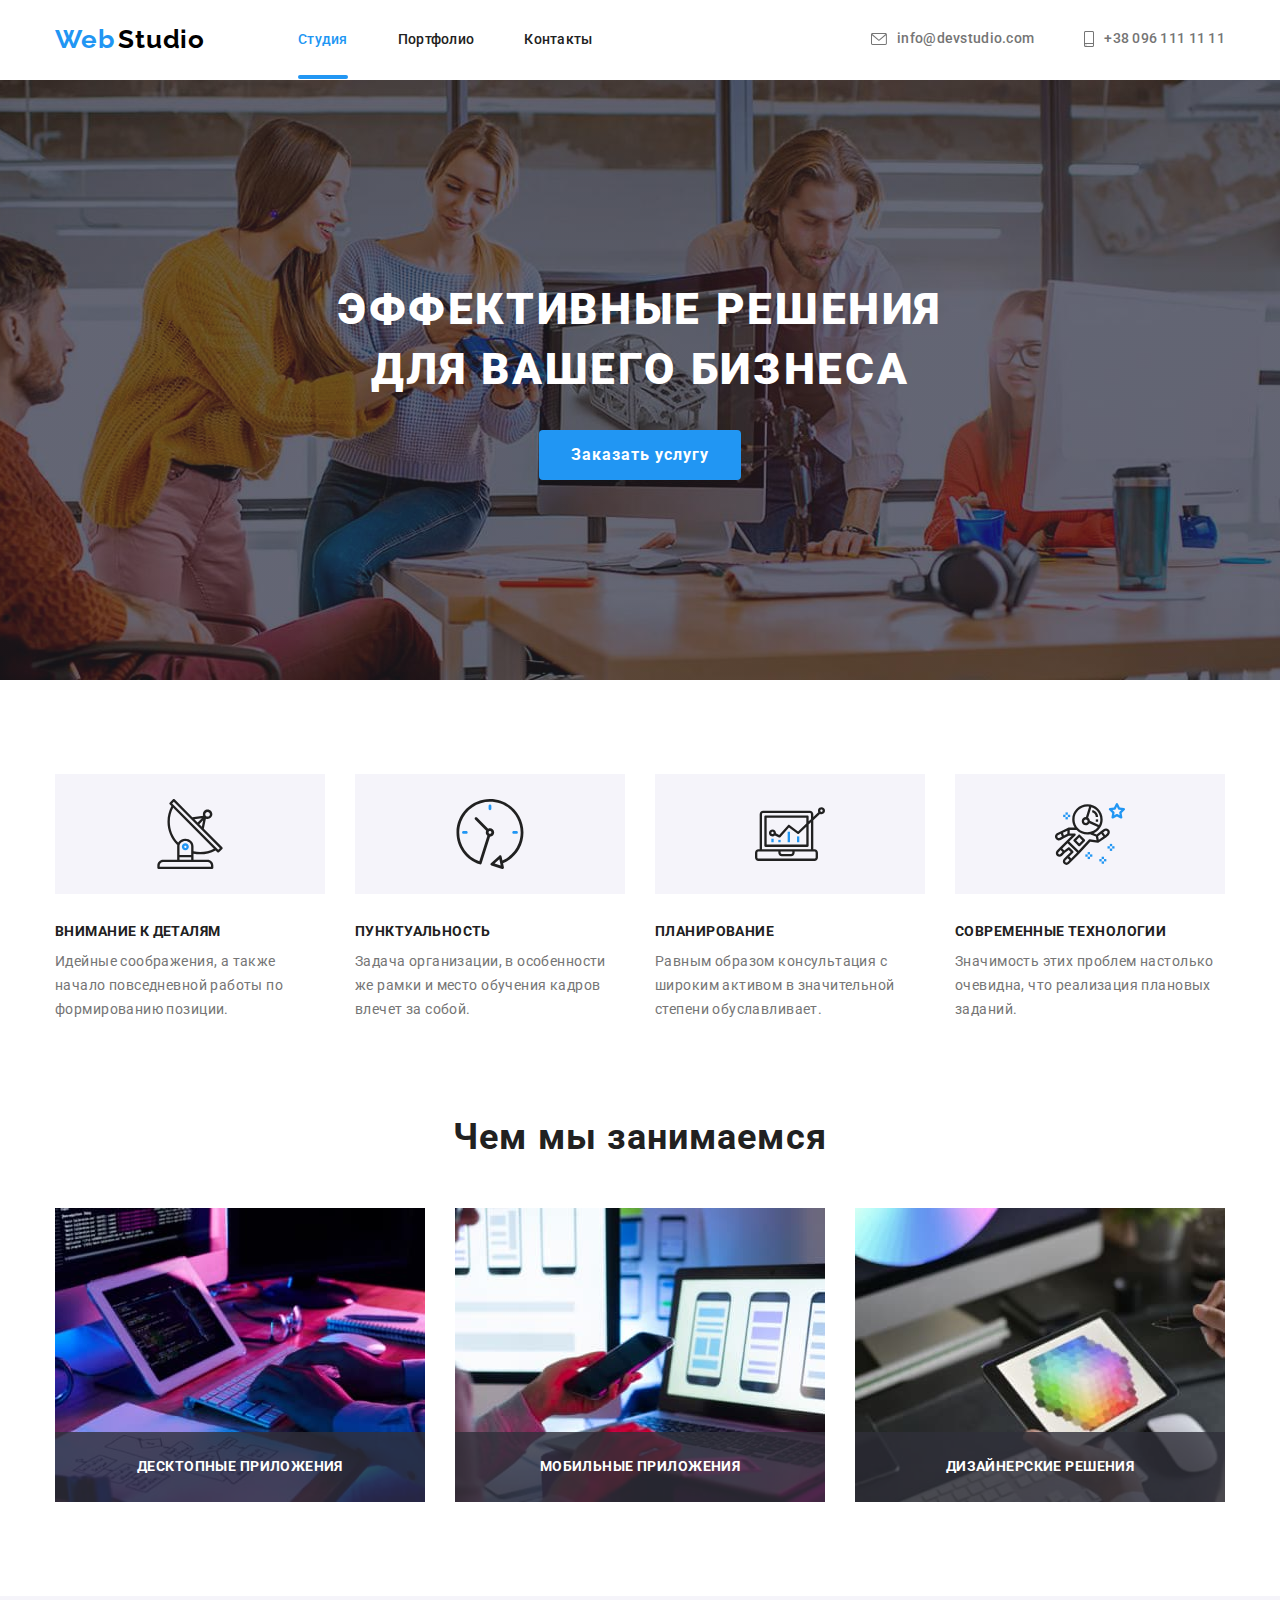
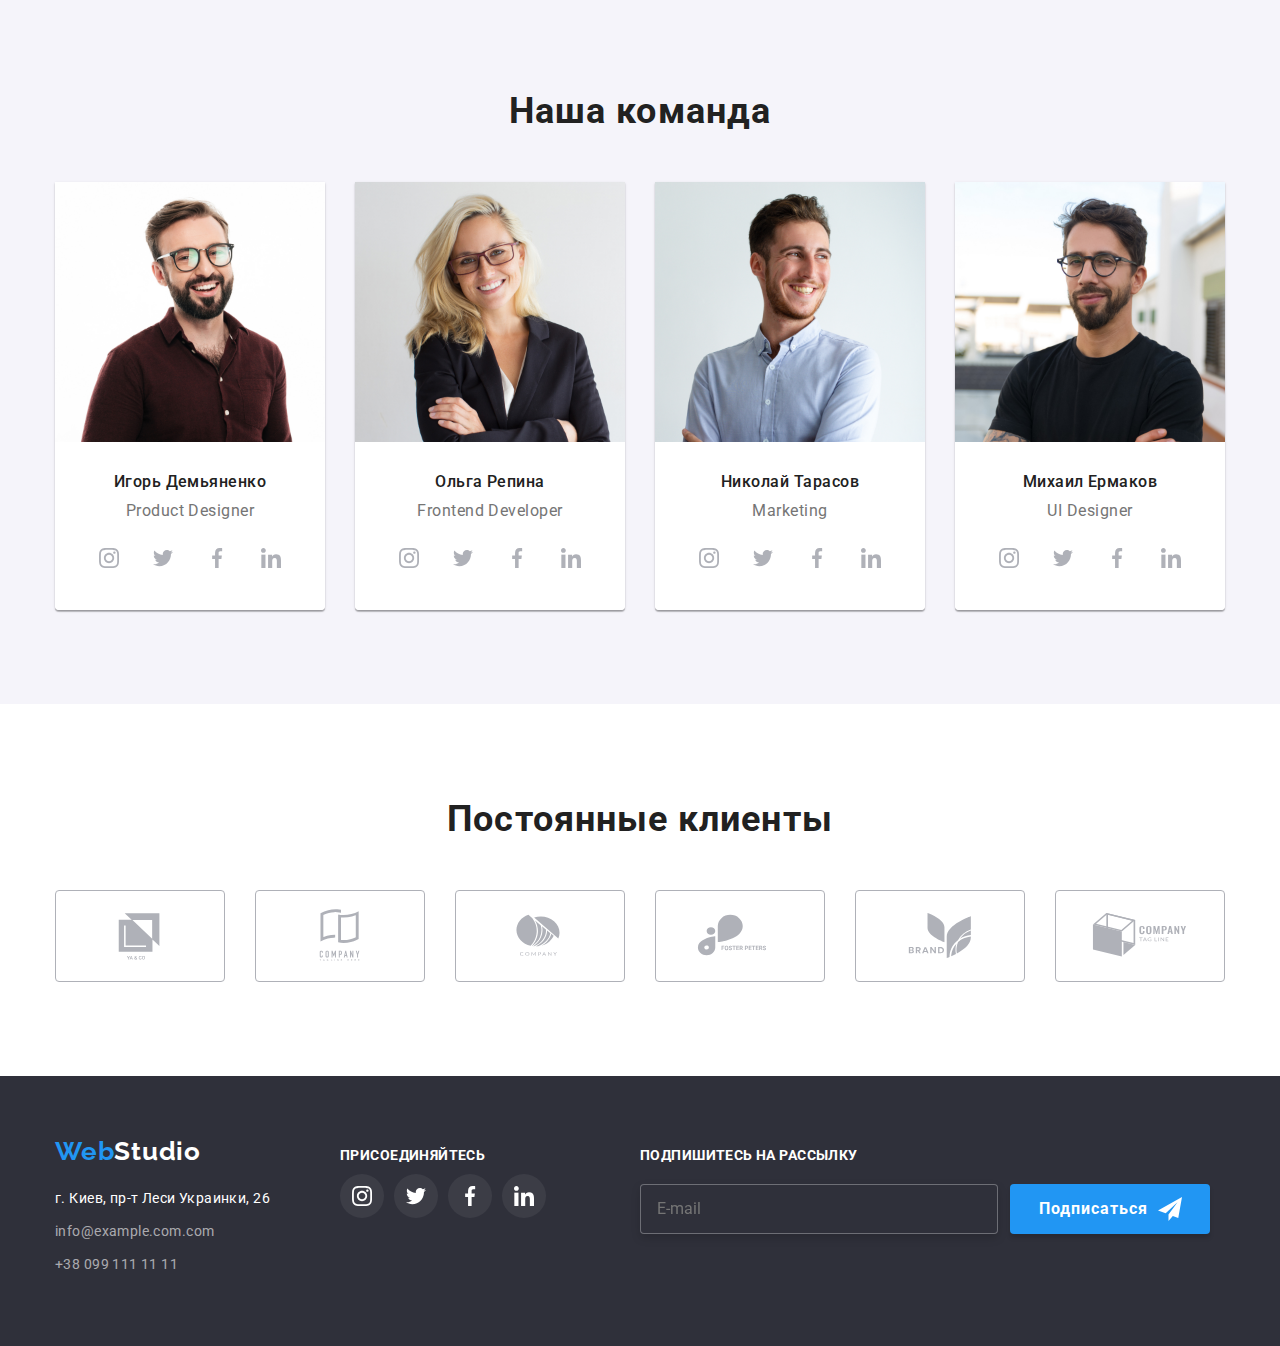
<file: index.html>
<!DOCTYPE html>
<html lang="ru">
  <head>
    <link
      rel="stylesheet"
      href="https://cdnjs.cloudflare.com/ajax/libs/modern-normalize/1.1.0/modern-normalize.css"
      integrity="sha512-Y0MM+V6ymRKN2zStTqzQ227DWhhp4Mzdo6gnlRnuaNCbc+YN/ZH0sBCLTM4M0oSy9c9VKiCvd4Jk44aCLrNS5Q=="
      crossorigin="anonymous"
      referrerpolicy="no-referrer"
    />
    <meta charset="UTF-8" />
    <meta http-equiv="X-UA-Compatible" content="IE=edge" />
    <meta name="viewport" content="width=device-width, initial-scale=1.0" />
    <link rel="preconnect" href="https://fonts.googleapis.com" />
    <link rel="preconnect" href="https://fonts.gstatic.com" crossorigin />
    <link
      href="https://fonts.googleapis.com/css2?family=Raleway:wght@700&family=Roboto:wght@400;500;700;900&display=swap"
      rel="stylesheet"
    />
    <link rel="stylesheet" href="css/styles.css" type="text/css" />
    <title>Document</title>
  </head>
  <body>
    <header class="header">
      <div class="container header-container">
        <nav class="header-nav">
          <a class="header-logo" href="./index.html">
            <span class="logo-web">Web</span>
            <span class="logo-studio">Studio</span>
          </a>
          <ul class="list menu-list">
            <li class="menu-item">
              <a class="menu-link link current" href="./index.html">Студия</a>
            </li>
            <li class="menu-item">
              <a class="menu-link link" href="./portfolio.html">Портфолио</a>
            </li>
            <li class="menu-item"><a class="menu-link link" href="">Контакты</a></li>
          </ul>
        </nav>
        <ul class="icon-contacts-list">
          <li class="header-mail item-contacts icon-contacts">
            <a class="list-contact" href="mailto:info@devstudio.com">
              <svg class="header-contact-icon" width="16px" height="12px">
                <use href="./images/icons.svg#icon-envelope"></use>
              </svg>
              info@devstudio.com</a
            >
          </li>
          <li class="header-tel icon-contacts item-contacts">
            <a class="list-contact" href="tel:+380961111111">
              <svg class="header-contact-icon" width="10px" height="16px">
                <use href="./images/icons.svg#icon-smartphone"></use>
              </svg>
              +38 096 111 11 11</a
            >
          </li>
        </ul>
      </div>
    </header>
    <main>
      <section class="hero overlay">
        <div class="container">
          <h1 class="hero-title container">ЭФФЕКТИВНЫЕ РЕШЕНИЯ ДЛЯ ВАШЕГО БИЗНЕСА</h1>
          <button class="btn btn-hero btn-hero-fill pointer" data-modal-open type="button">
            Заказать услугу
          </button>
        </div>
      </section>
      <section class="section-first">
        <div class="container">
          <ul class="list-detail list-section-first">
            <li class="text-items">
              <div class="about">
                <svg class="details">
                  <use href="./images/icons.svg#icon-antenna" width="70px" height="70px"></use>
                </svg>
              </div>
              <h3 class="list-title">Внимание к деталям</h3>
              <p class="text-list">
                Идейные соображения, а также начало повседневной работы по формированию позиции.
              </p>
            </li>
            <li class="text-items">
              <div class="about">
                <svg class="details">
                  <use href="./images/icons.svg#icon-clock" width="70px" height="70px"></use>
                </svg>
              </div>
              <h3 class="list-title">Пунктуальность</h3>
              <p class="text-list">
                Задача организации, в особенности же рамки и место обучения кадров влечет за собой.
              </p>
            </li>
            <li class="text-items">
              <div class="about">
                <svg class="details">
                  <use href="./images/icons.svg#icon-diagram" width="70px" height="70px"></use>
                </svg>
              </div>
              <h3 class="list-title">Планирование</h3>
              <p class="text-list">
                Равным образом консультация с широким активом в значительной степени обуславливает.
              </p>
            </li>
            <li class="text-items">
              <div class="about">
                <svg class="details">
                  <use href="./images/icons.svg#icon-astronaut" width="70px" height="70px"></use>
                </svg>
              </div>
              <h3 class="list-title">Современные технологии</h3>
              <p class="text-list">
                Значимость этих проблем настолько очевидна, что реализация плановых заданий.
              </p>
            </li>
          </ul>
        </div>
      </section>
      <section class="section-banners">
        <div class="container">
          <h2 class="title-second">Чем мы занимаемся</h2>
          <ul class="list-image">
            <li class="image-items">
              <div class="case">
                <img
                  src="./images/img1.jpg"
                  alt="человек набирающий код на клавиатуре"
                  width="370"
                />
                <p class="picture-text">десктопные приложения</p>
              </div>
            </li>
            <li class="image-items">
              <div class="case">
                <img src="./images/img2.jpg" alt="смартфон в руках человека" width="370" />
                <p class="picture-text">мобильные приложения</p>
              </div>
            </li>
            <li class="image-items">
              <div class="case">
                <img src="./images/img3.jpg" alt="планшет в руке человека" width="370" />
                <p class="picture-text">дизайнерские решения</p>
              </div>
            </li>
          </ul>
        </div>
      </section>
      <section class="section-team">
        <div class="container">
          <h2 class="title-team">Наша команда</h2>
          <ul class="list-team">
            <li class="image-team box-team">
              <img src="./images/team_card1.jpg" alt="Игорь Демьяненко" width="270" />
              <div class="team-caption">
                <h3 class="item-team">Игорь Демьяненко</h3>
                <p class="item-profession" lang="en">Product Designer</p>
                <ul class="team-list-icons list">
                  <li class="team-item-icons">
                    <a class="team-social-links" href="">
                      <svg class="team-content-icons">
                        <use
                          href="./images/icons.svg#icon-instagram"
                          width="20px"
                          height="20px"
                        ></use>
                      </svg>
                    </a>
                  </li>
                  <li class="team-item-icons">
                    <a class="team-social-links" href="">
                      <svg class="team-content-icons">
                        <use
                          href="./images/icons.svg#icon-twitter"
                          width="20px"
                          height="20px"
                        ></use>
                      </svg>
                    </a>
                  </li>
                  <li class="team-item-icons">
                    <a class="team-social-links" href="">
                      <svg class="team-content-icons">
                        <use
                          href="./images/icons.svg#icon-facebook"
                          width="20px"
                          height="20px"
                        ></use>
                      </svg>
                    </a>
                  </li>
                  <li class="team-item-icons">
                    <a class="team-social-links" href="">
                      <svg class="team-content-icons">
                        <use
                          href="./images/icons.svg#icon-linkedin"
                          width="20px"
                          height="20px"
                        ></use>
                      </svg>
                    </a>
                  </li>
                </ul>
              </div>
            </li>
            <li class="image-team box-team">
              <img src="./images/team_card2.jpg" alt="Ольга Репина" width="270" />
              <div class="team-caption">
                <h3 class="item-team">Ольга Репина</h3>
                <p class="item-profession" lang="en">Frontend Developer</p>
                <ul class="team-list-icons list">
                  <li class="team-item-icons">
                    <a class="team-social-links" href="">
                      <svg class="team-content-icons">
                        <use
                          href="./images/icons.svg#icon-instagram"
                          width="20px"
                          height="20px"
                        ></use>
                      </svg>
                    </a>
                  </li>
                  <li class="team-item-icons">
                    <a class="team-social-links" href="">
                      <svg class="team-content-icons">
                        <use
                          href="./images/icons.svg#icon-twitter"
                          width="20px"
                          height="20px"
                        ></use>
                      </svg>
                    </a>
                  </li>
                  <li class="team-item-icons">
                    <a class="team-social-links" href="">
                      <svg class="team-content-icons">
                        <use
                          href="./images/icons.svg#icon-facebook"
                          width="20px"
                          height="20px"
                        ></use>
                      </svg>
                    </a>
                  </li>
                  <li class="team-item-icons">
                    <a class="team-social-links" href="">
                      <svg class="team-content-icons">
                        <use
                          href="./images/icons.svg#icon-linkedin"
                          width="20px"
                          height="20px"
                        ></use>
                      </svg>
                    </a>
                  </li>
                </ul>
              </div>
            </li>
            <li class="image-team box-team">
              <img src="./images/team_card3.jpg" alt="Николай Тарасов" width="270" />
              <div class="team-caption">
                <h3 class="item-team">Николай Тарасов</h3>
                <p class="item-profession" lang="en">Marketing</p>
                <ul class="team-list-icons list">
                  <li class="team-item-icons">
                    <a class="team-social-links" href="">
                      <svg class="team-content-icons">
                        <use
                          href="./images/icons.svg#icon-instagram"
                          width="20px"
                          height="20px"
                        ></use>
                      </svg>
                    </a>
                  </li>
                  <li class="team-item-icons">
                    <a class="team-social-links" href="">
                      <svg class="team-content-icons">
                        <use
                          href="./images/icons.svg#icon-twitter"
                          width="20px"
                          height="20px"
                        ></use>
                      </svg>
                    </a>
                  </li>
                  <li class="team-item-icons">
                    <a class="team-social-links" href="">
                      <svg class="team-content-icons">
                        <use
                          href="./images/icons.svg#icon-facebook"
                          width="20px"
                          height="20px"
                        ></use>
                      </svg>
                    </a>
                  </li>
                  <li class="team-item-icons">
                    <a class="team-social-links" href="">
                      <svg class="team-content-icons">
                        <use
                          href="./images/icons.svg#icon-linkedin"
                          width="20px"
                          height="20px"
                        ></use>
                      </svg>
                    </a>
                  </li>
                </ul>
              </div>
            </li>
            <li class="image-team box-team">
              <img src="./images/team_card4.jpg" alt="Михаил Ермаков" width="270" />
              <div class="team-caption">
                <h3 class="item-team">Михаил Ермаков</h3>
                <p class="item-profession" lang="en">UI Designer</p>
                <ul class="team-list-icons">
                  <li class="team-item-icons">
                    <a class="team-social-links" href="">
                      <svg class="team-content-icons">
                        <use
                          href="./images/icons.svg#icon-instagram"
                          width="20px"
                          height="20px"
                        ></use>
                      </svg>
                    </a>
                  </li>
                  <li class="team-item-icons">
                    <a class="team-social-links" href="">
                      <svg class="team-content-icons">
                        <use
                          href="./images/icons.svg#icon-twitter"
                          width="20px"
                          height="20px"
                        ></use>
                      </svg>
                    </a>
                  </li>
                  <li class="team-item-icons">
                    <a class="team-social-links" href="">
                      <svg class="team-content-icons">
                        <use
                          href="./images/icons.svg#icon-facebook"
                          width="20px"
                          height="20px"
                        ></use>
                      </svg>
                    </a>
                  </li>
                  <li class="team-item-icons">
                    <a class="team-social-links" href="">
                      <svg class="team-content-icons">
                        <use
                          href="./images/icons.svg#icon-linkedin"
                          width="20px"
                          height="20px"
                        ></use>
                      </svg>
                    </a>
                  </li>
                </ul>
              </div>
            </li>
          </ul>
        </div>
      </section>
      <section class="customer">
        <div class="container">
          <h2 class="customer-title">Постоянные клиенты</h2>
          <ul class="list-customer">
            <li class="customer-item">
              <a href="" class="customer-link"
                ><svg class="customer-icon" width="106" height="60">
                  <use href="./images/icons.svg#icon-Logo1"></use>
                </svg>
              </a>
            </li>
            <li class="customer-item">
              <a href="" class="customer-link"
                ><svg class="customer-icon" width="106" height="60">
                  <use href="./images/icons.svg#icon-Logo2"></use>
                </svg>
              </a>
            </li>
            <li class="customer-item">
              <a href="" class="customer-link"
                ><svg class="customer-icon" width="106" height="60">
                  <use href="./images/icons.svg#icon-Logo3"></use>
                </svg>
              </a>
            </li>
            <li class="customer-item">
              <a href="" class="customer-link"
                ><svg class="customer-icon" width="106" height="60">
                  <use href="./images/icons.svg#icon-Logo4"></use>
                </svg>
              </a>
            </li>
            <li class="customer-item">
              <a href="" class="customer-link"
                ><svg class="customer-icon" width="106" height="60">
                  <use href="./images/icons.svg#icon-Logo5"></use>
                </svg>
              </a>
            </li>
            <li class="customer-item">
              <a href="" class="customer-link"
                ><svg class="customer-icon" width="106" height="60">
                  <use href="./images/icons.svg#icon-Logo6"></use>
                </svg>
              </a>
            </li>
          </ul>
        </div>
      </section>
    </main>
    <footer class="footer">
      <div class="container">
        <div class="footer-section">
          <div>
            <a class="footer-logo" href="./index.html">
              <span class="logo-web">Web</span
              ><span class="logo-studio footer-studio-logo">Studio</span>
            </a>
            <address>
              <ul class="footer-list">
                <li>
                  <a
                    class="footer-contact footer-address"
                    href="https://goo.gl/maps/evHjrFbzRMiy1bUM7"
                    target="_blank"
                    rel="noopener noreferrer"
                    >г. Киев, пр-т Леси Украинки, 26</a
                  ><br />
                  <a class="footer-contact footer-mail" href="mailto:info@example.com.com"
                    >info@example.com.com</a
                  ><br />
                  <a class="footer-contact footer-tel" href="tel:+380961111111"
                    >+38 099 111 11 11</a
                  >
                </li>
              </ul>
            </address>
          </div>
          <div>
            <h3 class="title-footer title-join">присоединяйтесь</h3>
            <ul class="footer-list-icons list">
              <li class="footer-item-icons">
                <a class="footer-social-links" href="">
                  <svg class="footer-content-icons">
                    <use href="./images/icons.svg#icon-instagram" width="20px" height="20px"></use>
                  </svg>
                </a>
              </li>
              <li class="footer-item-icons">
                <a class="footer-social-links" href="">
                  <svg class="footer-content-icons">
                    <use href="./images/icons.svg#icon-twitter" width="20px" height="20px"></use>
                  </svg>
                </a>
              </li>
              <li class="footer-item-icons">
                <a class="footer-social-links" href="">
                  <svg class="footer-content-icons">
                    <use href="./images/icons.svg#icon-facebook" width="20px" height="20px"></use>
                  </svg>
                </a>
              </li>
              <li class="footer-item-icons">
                <a class="footer-social-links" href="">
                  <svg class="footer-content-icons">
                    <use href="./images/icons.svg#icon-linkedin" width="20px" height="20px"></use>
                  </svg>
                </a>
              </li>
            </ul>
          </div>
          <div class="subscription-box">
            <h3 class="text-subscription">подпишитесь на рассылку</h3>
            <form class="subscription">
              <label class="footer-form-label">
                <input
                  type="email"
                  name="footer-mail"
                  placeholder="E-mail"
                  class="contact-form-input"
                />
              </label>
              <button class="footer-button" type="submit">
                Подписаться
                <svg class="footer-form-icon">
                  <use href="./images/icons.svg#icon-send"></use>
                </svg>
              </button>
            </form>
          </div>
        </div>
      </div>
    </footer>
    <button data-modal-open class="visually-hidden">Открыть модальное окно</button>
    <div class="backdrop is-hidden" data-modal>
      <div class="modal">
        <button type="button" class="modal-btn" data-modal-close>
          <svg class="icon-close-modal" width="18px" height="18px">
            <use href="./images/icons.svg#icon-close"></use>
          </svg>
        </button>

        <form class="callback-form-list" name="callback" autocomplete="on">
          <h3 class="title-text-form">Оставьте свои данные, мы вам перезвоним</h3>
          <label class="callback-form"
            >Имя
            <span class="form-input-box">
              <input type="text" name="name" class="input-contact-form" autofocus />
              <svg class="icon-form-item" width="18px" height="18px">
                <use href="./images/icons.svg#icon-modal-name"></use>
              </svg>
            </span>
          </label>

          <label class="callback-form"
            >Телефон
            <span class="form-input-box">
              <input type="tel" name="tel" class="input-contact-form" />
              <svg class="icon-form-item" width="18px" height="18px">
                <use href="./images/icons.svg#icon-modal-tel"></use>
              </svg>
            </span>
          </label>
          <label class="callback-form"
            >Почта
            <span class="form-input-box">
              <input type="email" name="email" class="input-contact-form" />
              <svg class="icon-form-item" width="18px" height="18px">
                <use href="./images/icons.svg#icon-modal-mail"></use>
              </svg>
            </span>
          </label>
          <label class="callback-form"
            >Комментарий
            <textarea class="comments-form" name="comments" placeholder="Введите текст"></textarea>
          </label>
          <input class="modal-form-checkbox" type="checkbox" id="accept-policy" />
          <label class="modal-check-label" for="accept-policy"
            >Соглашаюсь с рассылкой и принимаю&nbsp;<a class="modal-check-link" href="#"
              >Условия договора</a
            ></label
          >
          <button class="btn-submit" type="submit">Отправить</button>
        </form>
      </div>
    </div>
    <script src="./js/modal.js"></script>
  </body>
</html>
</file>
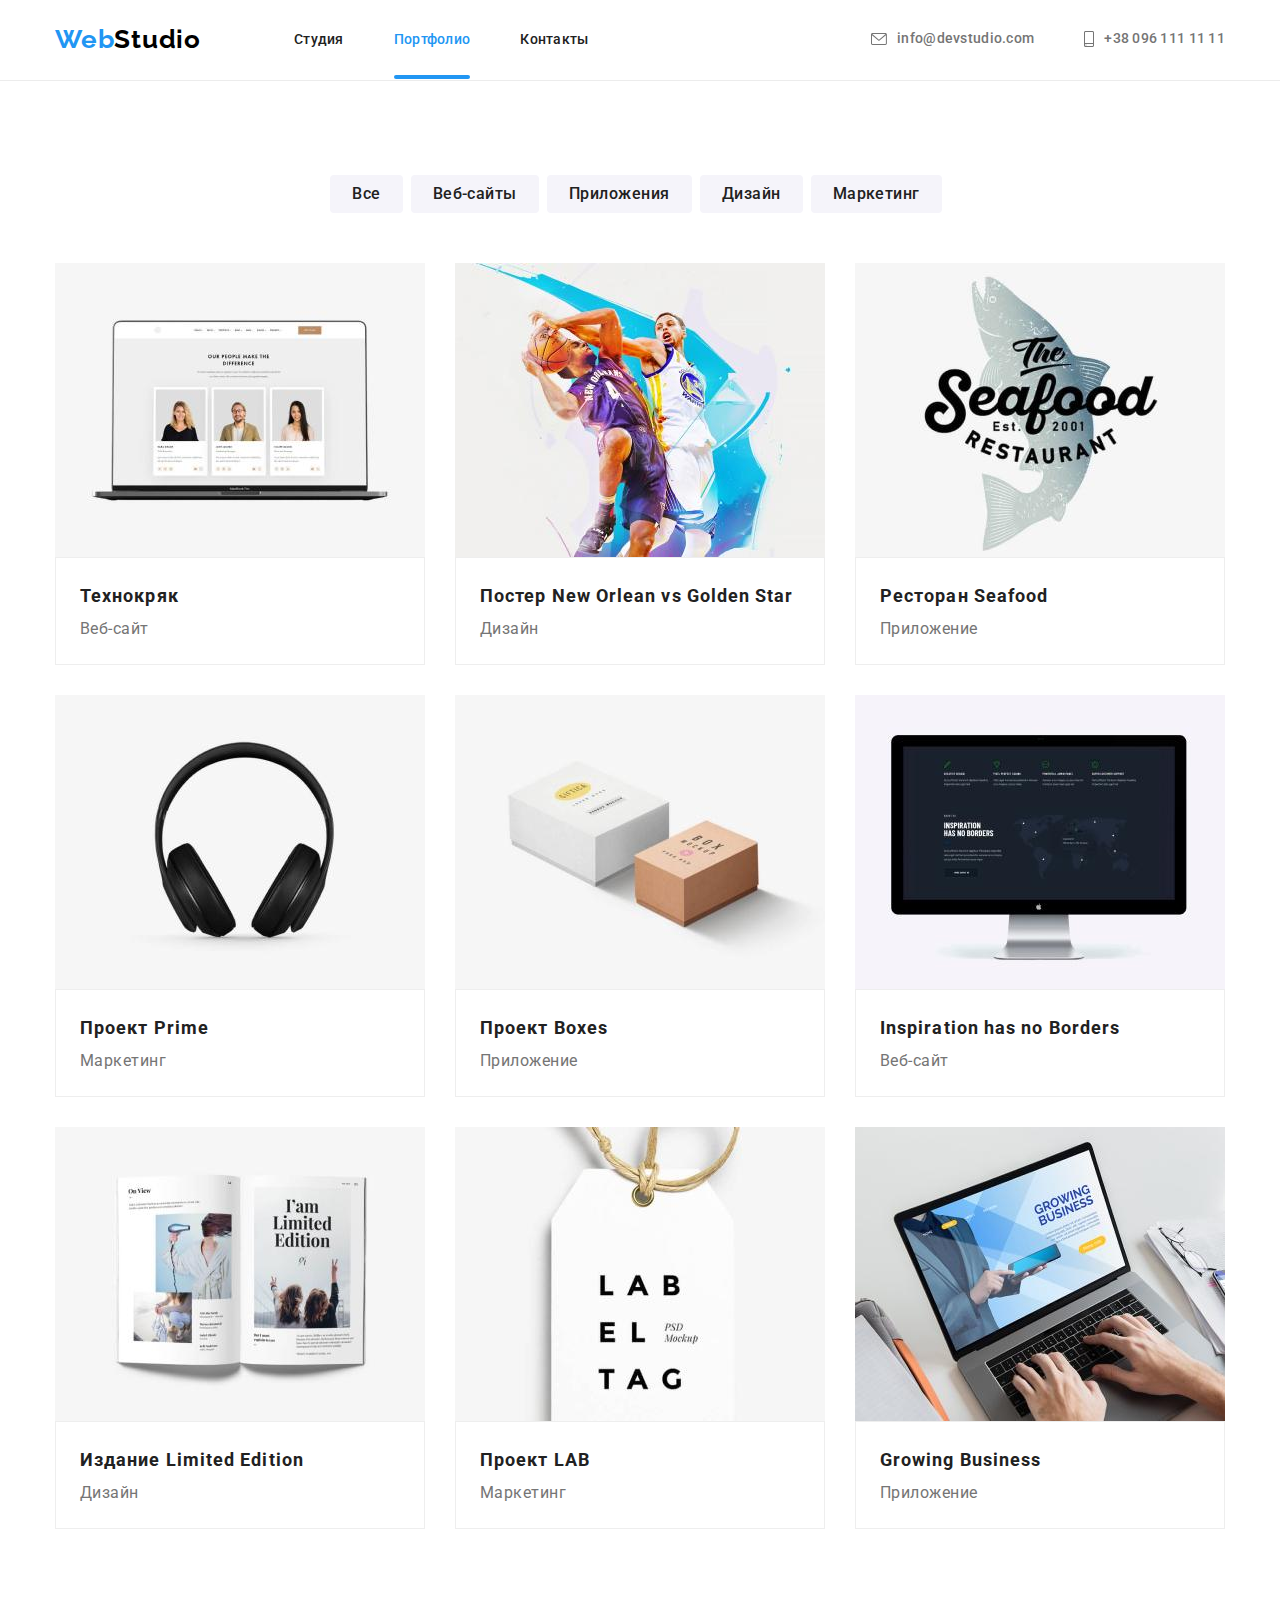
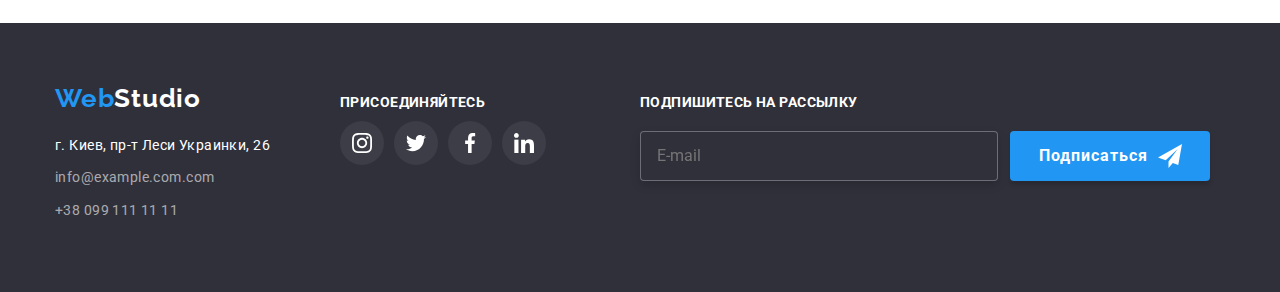
<file: portfolio.html>
<!DOCTYPE html>
<html lang="ru">
  <head>
    <link
      rel="stylesheet"
      href="https://cdnjs.cloudflare.com/ajax/libs/modern-normalize/1.1.0/modern-normalize.css"
      integrity="sha512-Y0MM+V6ymRKN2zStTqzQ227DWhhp4Mzdo6gnlRnuaNCbc+YN/ZH0sBCLTM4M0oSy9c9VKiCvd4Jk44aCLrNS5Q=="
      crossorigin="anonymous"
      referrerpolicy="no-referrer"
    />
    <meta charset="UTF-8" />
    <meta http-equiv="X-UA-Compatible" content="IE=edge" />
    <meta name="viewport" content="width=device-width, initial-scale=1.0" />
    <link rel="preconnect" href="https://fonts.googleapis.com" />
    <link rel="preconnect" href="https://fonts.gstatic.com" crossorigin />
    <link
      href="https://fonts.googleapis.com/css2?family=Raleway:wght@700&family=Roboto:wght@400;500;700;900&display=swap"
      rel="stylesheet"
    />
    <link rel="stylesheet" href="css/styles.css" type="text/css" />
    <title>Portfolio</title>
  </head>
  <body>
    <header class="header header-portfolio">
      <div class="container header-container">
        <nav class="header-nav">
          <a class="header-logo" href="./index.html">
            <span class="logo-web">Web</span><span class="logo-studio">Studio</span>
          </a>
          <ul class="list menu-list">
            <li class="menu-item">
              <a class="menu-link link" href="./index.html">Студия</a>
            </li>
            <li class="menu-item">
              <a class="menu-link link current" href="./portfolio.html">Портфолио</a>
            </li>
            <li class="menu-item"><a class="menu-link link" href="">Контакты</a></li>
          </ul>
        </nav>
        <ul class="icon-contacts-list">
          <li class="header-mail item-contacts icon-contacts">
            <a class="list-contact" href="mailto:info@devstudio.com">
              <svg class="header-contact-icon" width="16px" height="12px">
                <use href="./images/icons.svg#icon-envelope"></use>
              </svg>
              info@devstudio.com</a
            >
          </li>
          <li class="header-tel icon-contacts item-contacts">
            <a class="list-contact" href="tel:+380961111111">
              <svg class="header-contact-icon" width="10px" height="16px">
                <use href="./images/icons.svg#icon-smartphone"></use>
              </svg>
              +38 096 111 11 11</a
            >
          </li>
        </ul>
      </div>
    </header>
    <main>
      <section class="gallery-block">
        <div class="container">
          <ul class="menu-btn">
            <li class="pointer button-filter-btn">
              <button class="btn-gallery btn-list button-filter" type="button">Все</button>
            </li>
            <li class="pointer button-filter-btn">
              <button class="btn-gallery btn-list button-filter" type="button">Веб-сайты</button>
            </li>
            <li class="pointer button-filter-btn">
              <button class="btn-gallery btn-list button-filter" type="button">Приложения</button>
            </li>
            <li class="pointer button-filter-btn">
              <button class="btn-gallery btn-list button-filter" type="button">Дизайн</button>
            </li>
            <li class="pointer button-filter-btn">
              <button class="btn-gallery btn-list button-filter" type="button">Маркетинг</button>
            </li>
          </ul>
          <ul class="list-items">
            <li class="item-gallery case-image">
              <div class="content-text-case">
                <img src="./images/project1.jpg" alt="Технокряк" width="370" />
                <p class="content-text">
                  Lorem ipsum dolor sit amet consectetur adipisicing elit. Est expedita qui nam
                  veritatis at nisi praesentium. Temporibus exercitationem dolor, obcaecati
                  reiciendis voluptate sunt velit eligendi quo harum! Adipisci, maxime similique!
                </p>
              </div>
              <div class="descript">
                <h3 class="title-name">Технокряк</h3>
                <p class="item-text">Веб-сайт</p>
              </div>
            </li>
            <li class="item-gallery case-image">
              <div class="content-text-case">
                <img src="./images/project2.jpg" alt="New Orlean vs Golden Star" width="370" />
                <p class="content-text">
                  Lorem ipsum dolor sit amet consectetur adipisicing elit. Est expedita qui nam
                  veritatis at nisi praesentium. Temporibus exercitationem dolor, obcaecati
                  reiciendis voluptate sunt velit eligendi quo harum! Adipisci, maxime similique!
                </p>
              </div>
              <div class="descript">
                <h3 class="title-name">Постер New Orlean vs Golden Star</h3>
                <p class="item-text">Дизайн</p>
              </div>
            </li>
            <li class="item-gallery case-image">
              <div class="content-text-case">
                <img src="./images/project3.jpg" alt="Ресторан Seafood" width="370" />
                <p class="content-text">
                  Lorem ipsum dolor sit amet consectetur adipisicing elit. Est expedita qui nam
                  veritatis at nisi praesentium. Temporibus exercitationem dolor, obcaecati
                  reiciendis voluptate sunt velit eligendi quo harum! Adipisci, maxime similique!
                </p>
              </div>
              <div class="descript">
                <h3 class="title-name">Ресторан Seafood</h3>
                <p class="item-text">Приложение</p>
              </div>
            </li>
            <li class="item-gallery case-image">
              <div class="content-text-case">
                <img src="./images/project4.jpg" alt="Проект Prime" width="370" />
                <p class="content-text">
                  Lorem ipsum dolor sit amet consectetur adipisicing elit. Est expedita qui nam
                  veritatis at nisi praesentium. Temporibus exercitationem dolor, obcaecati
                  reiciendis voluptate sunt velit eligendi quo harum! Adipisci, maxime similique!
                </p>
              </div>
              <div class="descript">
                <h3 class="title-name">Проект Prime</h3>
                <p class="item-text">Маркетинг</p>
              </div>
            </li>
            <li class="item-gallery case-image">
              <div class="content-text-case">
                <img src="./images/project5.jpg" alt="Проект Boxes" width="370" />
                <p class="content-text">
                  Lorem ipsum dolor sit amet consectetur adipisicing elit. Est expedita qui nam
                  veritatis at nisi praesentium. Temporibus exercitationem dolor, obcaecati
                  reiciendis voluptate sunt velit eligendi quo harum! Adipisci, maxime similique!
                </p>
              </div>
              <div class="descript">
                <h3 class="title-name">Проект Boxes</h3>
                <p class="item-text">Приложение</p>
              </div>
            </li>
            <li class="item-gallery case-image">
              <div class="content-text-case">
                <img src="./images/project6.jpg" alt="Inspiration has no Borders" width="370" />
                <p class="content-text">
                  Lorem ipsum dolor sit amet consectetur adipisicing elit. Est expedita qui nam
                  veritatis at nisi praesentium. Temporibus exercitationem dolor, obcaecati
                  reiciendis voluptate sunt velit eligendi quo harum! Adipisci, maxime similique!
                </p>
              </div>
              <div class="descript">
                <h3 class="title-name">Inspiration has no Borders</h3>
                <p class="item-text">Веб-сайт</p>
              </div>
            </li>
            <li class="item-gallery case-image">
              <div class="content-text-case">
                <img src="./images/project7.jpg" alt="Издание Limited Edition" width="370" />
                <p class="content-text">
                  Lorem ipsum dolor sit amet consectetur adipisicing elit. Est expedita qui nam
                  veritatis at nisi praesentium. Temporibus exercitationem dolor, obcaecati
                  reiciendis voluptate sunt velit eligendi quo harum! Adipisci, maxime similique!
                </p>
              </div>
              <div class="descript">
                <h3 class="title-name">Издание Limited Edition</h3>
                <p class="item-text">Дизайн</p>
              </div>
            </li>
            <li class="item-gallery case-image">
              <div class="content-text-case">
                <img src="./images/project8.jpg" alt="Проект LAB" width="370" />
                <p class="content-text">
                  Lorem ipsum dolor sit amet consectetur adipisicing elit. Est expedita qui nam
                  veritatis at nisi praesentium. Temporibus exercitationem dolor, obcaecati
                  reiciendis voluptate sunt velit eligendi quo harum! Adipisci, maxime similique!
                </p>
              </div>
              <div class="descript">
                <h3 class="title-name">Проект LAB</h3>
                <p class="item-text">Маркетинг</p>
              </div>
            </li>
            <li class="item-gallery case-image">
              <div class="content-text-case">
                <img src="./images/project9.jpg" alt="Growing Business" width="370" />
                <p class="content-text">
                  Lorem ipsum dolor sit amet consectetur adipisicing elit. Est expedita qui nam
                  veritatis at nisi praesentium. Temporibus exercitationem dolor, obcaecati
                  reiciendis voluptate sunt velit eligendi quo harum! Adipisci, maxime similique!
                </p>
              </div>
              <div class="descript">
                <h3 class="title-name">Growing Business</h3>
                <p class="item-text">Приложение</p>
              </div>
            </li>
          </ul>
        </div>
      </section>
    </main>
    <footer class="footer">
      <div class="container">
        <div class="footer-section">
          <div>
            <a class="footer-logo" href="./index.html">
              <span class="logo-web">Web</span
              ><span class="logo-studio footer-studio-logo">Studio</span>
            </a>
            <address>
              <ul class="footer-list">
                <li>
                  <a
                    class="footer-contact footer-address"
                    href="https://goo.gl/maps/evHjrFbzRMiy1bUM7"
                    target="_blank"
                    rel="noopener noreferrer"
                    >г. Киев, пр-т Леси Украинки, 26</a
                  ><br />
                  <a class="footer-contact footer-mail" href="mailto:info@example.com.com"
                    >info@example.com.com</a
                  ><br />
                  <a class="footer-contact footer-tel" href="tel:+380961111111"
                    >+38 099 111 11 11</a
                  >
                </li>
              </ul>
            </address>
          </div>
          <div>
            <h3 class="title-footer title-join">присоединяйтесь</h3>
            <ul class="footer-list-icons list">
              <li class="footer-item-icons">
                <a class="footer-social-links" href="">
                  <svg class="footer-content-icons">
                    <use href="./images/icons.svg#icon-instagram" width="20px" height="20px"></use>
                  </svg>
                </a>
              </li>
              <li class="footer-item-icons">
                <a class="footer-social-links" href="">
                  <svg class="footer-content-icons">
                    <use href="./images/icons.svg#icon-twitter" width="20px" height="20px"></use>
                  </svg>
                </a>
              </li>
              <li class="footer-item-icons">
                <a class="footer-social-links" href="">
                  <svg class="footer-content-icons">
                    <use href="./images/icons.svg#icon-facebook" width="20px" height="20px"></use>
                  </svg>
                </a>
              </li>
              <li class="footer-item-icons">
                <a class="footer-social-links" href="">
                  <svg class="footer-content-icons">
                    <use href="./images/icons.svg#icon-linkedin" width="20px" height="20px"></use>
                  </svg>
                </a>
              </li>
            </ul>
          </div>
          <div class="subscription-box">
            <h3 class="text-subscription">подпишитесь на рассылку</h3>
            <form class="subscription">
              <label class="footer-form-label">
                <input
                  type="email"
                  name="footer-mail"
                  placeholder="E-mail"
                  class="contact-form-input"
                />
              </label>
              <button class="footer-button" type="submit">
                Подписаться
                <svg class="footer-form-icon">
                  <use href="./images/icons.svg#icon-send"></use>
                </svg>
              </button>
            </form>
          </div>
        </div>
      </div>
    </footer>
  </body>
</html>
</file>
<file: css/styles.css>
:root {
    --accent-color: #2196F3;
    --header-basic-color: #212121;
    --header-contact-color: #757575;
    --basic-text-color: #757575;
    --basic-title-color: #FFFFFF;
    --secondary-title-color: #212121;
    --footer-contact-color: rgba(255, 255, 255, 0.6);
    --button-text-color: #212121;
    --button-text-hero-color: #FFFFFF;
    --button-hero-background: #2196F3;
    --section-first-background: #E5E5E5;
    --footer-background: #2F303A;
    --footer-address: #FFFFFF;
    --button-accent-text: #FFFFFF;
    --buttont-accent-fill: #2196F3;
    --list-title-item: #212121;
    --list-text-item: #757575;

}

/* ------------------------------------- */


p, h1, h2, h3, h4, h5, h6 {
    margin: 0;
}
ul {
   margin: 0;
   padding: 0;
}

button {
    cursor: pointer;
}

body {
    font-family: 'Roboto', sans-serif;
    color:var(--basic-text-color)
} 

.container {
    width: 1200px;
    padding-left: 15px;
    padding-right: 15px;
    margin: 0 auto;
}

.visually-hidden {
    position: absolute;
    white-space: nowrap;
    width: 1px;
    height: 1px;
    overflow: hidden;
    border: 0;
    padding: 0;
    clip: rect(0 0 0 0);
    clip-path: inset(50%);
    margin: -1px;
}

* {
    box-sizing: border-box;
}

/* ----------------- Шапка -------------- */

.header {
    color: var(--header-basic-color);
    background: #FFFFFF;
    padding-top: 24px;
    padding-bottom: 25px;
}

.header-container{
    display: flex;
    align-items: center;
}

.header-nav {
    display: flex;
    align-items: center;
}


.header-logo {
    text-decoration: none;
    list-style: none;
    margin-right: 93px;
}

.logo-web {
    font-family: Raleway;
    font-weight: 700;
    font-size: 26px;
    line-height: 1.19;
    /* identical to box height */

    letter-spacing: 0.03em;
    color: #2196F3;
}

.logo-studio {
    font-family: Raleway;
    font-weight: 700;
    font-size: 26px;
    line-height: 1.19;
    /* identical to box height */
    letter-spacing: 0.03em;
    color: #000000;
}

.menu-item:not(:first-child){
    margin-left: 50px;
}


.menu-list {
    display: flex;
}


.list {
    list-style: none;
    color: var(--header-basic-color)
}

.list-contact:not(:last-child) {
    margin-left: auto;
}

.list-contact {
    text-decoration: none;
}

.link.current {
    color:var(--accent-color);
}


.menu-link{
    font-weight: 500;
    font-size: 14px;
    line-height: 1.14;
    letter-spacing: 0.02em;
    color: var(--header-basic-color);
    text-decoration: none;
    position: relative;
    transition-property: color;
    transition-duration: 250ms;
    Transition-timing-function: cubic-bezier(0.4, 0, 0.2, 1);
    
    }


.menu-link:hover,
.menu-link:focus {
    color: var(--accent-color);
}

.menu-link.current::after {
    content: "";
    width: 100%;
    position: absolute;
    height: 4px;
    border-radius: 2px;
    bottom: -32px;
    display: block;
    background-color: var(--accent-color);
}

.icon-contacts {
   fill: #757575; 
}

.icon-contacts-list {
    display: flex;
    justify-content: center;
    align-items: center;
    margin-left: auto;
    text-decoration: none;
    list-style: none;
    fill: #757575;
    color: #757575;
}


.header-mail-icon:last-child {
    margin-right: 0px;
}

.header-contact-icon {
    margin-right: 10px;
    color: #757575;
    
}

.list-contact {
    text-decoration: none;
    list-style: none;
    color: var(--header-contact-color);
    align-items: center;
    justify-content: center;
    display: flex;
    transition-property: color;
    transition-duration: 250ms;
    Transition-timing-function: cubic-bezier(0.4, 0, 0.2, 1);
}

.header-mail {
    font-weight: 500;
    font-size: 14px;
    line-height: 1.14;
    letter-spacing: 0.02em;
    color: var(--header-contact-color);
}

.header-tel {
    font-weight: 500;
    font-size: 14px;
    line-height: 1.14;
    letter-spacing: 0.02em;
    padding-left: 50px;
    color: var(--header-contact-color);
}

.list-contact:hover,
.list-contact:focus {
    color: var(--accent-color);
}

.list-contact:hover .header-contact-icon,
.list-contact:focus .header-contact-icon {
    fill: var(--accent-color);
}


/* ---------------- Герой ---------------- */


.overlay {
    max-width: 1600px;
    height: 600px;
    margin-left: auto;
    margin-right: auto;
    background-image: linear-gradient(
    rgba(47, 48, 58, 0.4),
    rgba(47, 48, 58, 0.4)),
url("../images/hero-bg.jpg");
    background-repeat: no-repeat;
    background-position: center;
    background-size: cover;
    
}

.hero {

    text-align: center;
    background-color: #2F303A;
    padding-top: 200px;
    padding-bottom: 200px;
    flex-grow: 1;
}

.hero-title {
    width: 696px;
    font-weight: 900;
    font-size: 44px;
    line-height: 1.36;
    /* or 136% */

    text-align: center;
    letter-spacing: 0.06em;
    text-transform: uppercase;
    margin-bottom: 30px;

    color: var(--basic-title-color);
}

.btn {
    display: block;
    padding: 10px 32px;
    min-width: 200px;
    border-radius: 4px;
    border: 0px; 
    margin: 0 auto;
    
}

.btn-hero {
    font-family: inherit;
    font-weight: 700;
    font-size: 16px;
    line-height: 1.87;
    /* identical to box height, or 187% */
    display: flex;
    align-items: center;
    text-align: center;
    letter-spacing: 0.06em;
    color: var(--button-text-hero-color);
}
 .btn-hero-fill {
    background: #2196F3;
 }

.pointer {
    cursor: pointer;
 }
/* ------------- Особенности ------------- */
 

.section-first {
    padding-top: 94px;
    padding-bottom: 94px;
}

.list-detail {
    text-decoration: none;
    list-style: none;
    
}

.list-section-first {
    display: flex;
}

.text-items {
    width: 270px;
    margin-right: 30px;
}

.text-items:nth-child(4n + 4) {
    margin-right: 0px;
}

.about {
    background-color: #f5f4fa;
    margin-bottom: 30px;
    height: 120px;
    display: flex;
    align-items: center;
    justify-content: center;
}

.details {
    width: 70px;
    height: 70px;
}


.list-title {
    font-weight: 700;
    font-size: 14px;
    line-height: 1.14;
    letter-spacing: 0.03em;
    text-transform: uppercase;

    color: var(--secondary-title-color);
}

.text-list {
    font-size: 14px;
    line-height: 1.71;
    /* or 171% */
    letter-spacing: 0.03em;
    color: var(--basic-text-color);
    padding-top: 10px;
}

/*----------- Чем мы занимаемся ----------*/

.section-banners {
    padding-bottom: 94px;
}

.title-second {
    font-weight: 700;
    font-size: 36px;
    line-height: 1.17;
    text-align: center;
    letter-spacing: 0.03em;
    color: var(--secondary-title-color);
    margin-bottom: 50px;
}

.list-image {
    list-style: none;
    display: flex;
    flex-wrap: wrap;
    margin-left: -30px;
    margin-bottom: -30px;
}

.image-items{
  flex-basis: calc(100% / 3 - 30px);
  margin-left: 30px;
  margin-bottom: 30px;
}

.picture-text {
    color: #FFFFFF;
    background: rgba(47, 48, 58, 0.8);
    bottom: 0;
    position:absolute;
    line-height: 1.14;
    font-family: Roboto;
    font-style: normal;
    font-weight: 700;
    font-size: 14px;
    text-align: center;
    letter-spacing: 0.03em;
    text-transform: uppercase;
    padding: 27px 82px;
    width: 100%;
}

.case {
    position: relative;
    right: 0;
    margin: 0;
    bottom: 0;
}


/* ------------- Наша команда ------------- */

.box-team {
    box-shadow: 0px 1px 3px rgba(0, 0, 0, 0.12),
    0px 1px 1px rgba(0, 0, 0, 0.14),
    0px 2px 1px rgba(0, 0, 0, 0.2);
    border-radius: 0px 0px 4px 4px;
}

.section-team {
    background: #f5f4fA;
    padding-top: 94px;
     padding-bottom: 94px;
    
}
  .title-team {
  font-weight: 700;
  font-size: 36px;
  line-height: 1.17;
  text-align: center;
  letter-spacing: 0.03em;
  color: var(--secondary-title-color);
}

.list-team {
    list-style: none;
    display: flex;
    flex-wrap: wrap;
    padding-top: 50px;
    margin-left: -30px;
    margin-bottom: -30px;
}

.image-team {
    flex-basis: calc(100% / 4 - 30px);
    margin-left: 30px;
    margin-bottom: 30px;
}

.team-caption {
    padding-top: 30px;
    padding-bottom: 30px;
    background-color: #ffffff;
    border-radius: 0px 0px 4px 4px;
}

.item-team {
    font-weight: 500;
    font-size: 16px;
    line-height: 1.19;
    /* identical to box height */
    text-align: center;
    letter-spacing: 0.03em;
    color: var(--secondary-title-color);
    margin-bottom: 10px;
}

.item-profession {
    font-weight: 400;
    font-size: 16px;
    line-height: 1.19;
    margin-bottom: 16px;
    /* identical to box height */
    text-align: center;
    letter-spacing: 0.03em;
    color: var(--basic-text-color);
    }


.team-list-icons {
    display: flex;
    justify-content: center;
}

.team-item-icons {
    margin-right: 10px;
    display: flex;
    justify-content: center;
    align-items: center;
}

.team-item-icons:last-child {
    margin-right: 0px;
}

.team-social-links {
    width: 44px;
    height: 44px;
    border-radius: 50%;
}

.team-content-icons {
    width: 44px;
    height: 44px;
    padding: 12px;
    transition-property: color, fill;
    transition-duration: 250ms;
    Transition-timing-function: cubic-bezier(0.4, 0, 0.2, 1);
}

.team-social-links {
    fill: #afb1b8;
    transition-property: color, background-color, fill;
    transition-duration: 250ms;
    Transition-timing-function: cubic-bezier(0.4, 0, 0.2, 1);
    
}

.team-social-links:hover,
.team-social-links:focus {
    background-color: var(--accent-color);
    transition-property: color;
    transition-duration: 250ms;
    Transition-timing-function: cubic-bezier(0.4, 0, 0.2, 1);
}
  
.team-social-links:hover .team-content-icons,
.team-social-links:focus .team-content-icons {
    fill: #FFFFFF;
}


    /*-------  Наши покупатели -------*/


.customer {
    padding-top: 94px;
    padding-bottom: 94px;
}

.customer-title {
    text-align: center;
    margin-bottom: 50px;
    font-weight: 700;
    font-size: 36px;
    line-height: calc(42 / 36);
    letter-spacing: 0.03em;
    color: var(--list-title-item);
}

.list-customer {
    list-style: none;
    display: flex;
    flex-wrap: wrap;
    margin-right: -30px;
}

.customer-item {
    flex-basis: calc(100% / 6 - 30px);
    width: 170px;
    height: 92px;
    margin-right: 30px;
}

.customer-link {
    display: flex;
    justify-content: center;
    align-items: center;
    width: 100%;
    height: 100%;
    border: 1px solid #afb1b8;
    border-radius: 4px;
    transition-property: border-color,
    fill;
    transition-duration: 250ms;
    Transition-timing-function: cubic-bezier(0.4, 0, 0.2, 1);
}

.customer-link:hover,
.customer-link:focus {
    border-color: var(--accent-color);
}

.customer-icon {
    width: 106px;
    height: 60px;
    fill: #afb1b8;
    transition-property:fill;
    transition-duration: 250ms;
    Transition-timing-function: cubic-bezier(0.4, 0, 0.2, 1);
}

.customer-link:hover .customer-icon,
.customer-link:focus .customer-icon {
    fill: var(--accent-color);
}


    /* --------------- Футер -------------- */

 .footer {
     background-color: var(--footer-background);
     padding-top: 60px;
     padding-bottom: 60px;
 }
 
.footer-section {
    display: flex;
    align-items: baseline;
}

    .footer-list {
        list-style: none;
        margin-right: 70px;
    }

 .footer-logo {
     text-decoration: none;
     list-style: none;
     display: block;
     margin-bottom: 20px;
 }
 
 .footer-contact {
     text-decoration: none;
     font-style: normal;
     display: inline-block;
     transition-property: color;
     transition-duration: 250ms;
     Transition-timing-function: cubic-bezier(0.4, 0, 0.2, 1);
 }


 .footer-address {
     font-weight: 400;
     font-size: 14px;
     line-height: 1.71;
     /* or 171% */
     letter-spacing: 0.03em;
     color:var(--footer-address);
     margin-bottom: 9px;
 }

.footer-mail {
    font-weight: 400;
    font-size: 14px;
    line-height: 1.71;
    /* or 171% */
    letter-spacing: 0.03em;
    color: var(--footer-contact-color);
    margin-bottom: 9px; 
}

 .footer-tel {
     font-weight: 400;
     font-size: 14px;
     line-height: 1.71;
     /* identical to box height, or 171% */
     letter-spacing: 0.03em;
     color: var(--footer-contact-color);
     margin-bottom: 9px;
 }

.footer-mail:hover,
.footer-mail:focus {
    color: var(--accent-color)
}

.footer-tel:hover,
.footer-tel:focus {
    color: var(--accent-color)
}
.footer-address:hover,
.footer-address:focus {
    color: var(--accent-color)
}

.footer-studio-logo {
    color: #FFFFFF;
}

.title-join {
    font-size: 14px;
    line-height: 1.14;
    letter-spacing: 0.03em;
    text-transform: uppercase;
    margin-bottom: 10px;
}

.title-footer {
    color: #ffffff;
}

.footer-list-icons {
    list-style: none;
    display: flex;
}

.footer-item-icons {
    display: flex;
    justify-content: center;
    align-items: center;
    margin-right: 10px;
}

.footer-item-icons:last-child {
    margin-right: 0px;
}

.footer-social-links {
    width: 44px;
    height: 44px;
    border-radius: 50%;
    background-color: #ffffff10;
    transition-property: background-color;
    transition-duration: 250ms;
    Transition-timing-function: cubic-bezier(0.4, 0, 0.2, 1);
}

.footer-social-links:hover,
.footer-social-links:focus {
    background-color: var(--accent-color);
}

.footer-content-icons:hover,
.footer-content-icons:focus:focus {
    fill: #ffffff;
}

.footer-content-icons {
    width: 44px;
    height: 44px;
    fill: #ffffff;
    padding: 12px;
}

.subscription-box {
    display: flex;
    flex-direction: column;
    margin-left: 94px;
}

.text-subscription {
    text-transform: uppercase;
    font-family: Roboto;
    font-style: normal;
    font-weight: bold;
    font-size: 14px;
    line-height: 1.14;
    letter-spacing: 0.03em;
    color: #FFFFFF;
    margin-bottom: 20px;
}

.subscription {
 display: flex;
 justify-content: center;  
 align-items: center;
}

.contact-form-input:focus {
    outline: none;
    color: rgba(255, 255, 255, 0.6);
    border-color: var(--accent-color);
}

.footer-form-label::placeholder {
    font-size: 16px;
    line-height: 1.25;
    letter-spacing: 0.03em;
    color: rgba(255, 255, 255, 0.6);
}


.footer-button {
    display: flex;
    justify-content: center;
    align-items: center;
    width: 200px;
    height: 50px;
    padding: 10px 28px 10px 29px;
    margin-left: 12px;
    font-weight: 700;
    font-size: 16px;
    line-height: 1.87;
    letter-spacing: 0.06em;
    color: var(--button-accent-text);
    background: var(--accent-color);
    box-shadow: 0px 4px 4px rgba(0, 0, 0, 0.15);
    border-radius: 4px;
    border: transparent;
    cursor: pointer;
    transition: background-color 250ms cubic-bezier(0.4, 0, 0.2, 1);
}

.footer-button:hover,
.footer-button:focus {
    background-color: #118CE8;
}

.contact-form-input {
    width: 358px;
    height: 50px;
    padding: 15px 16px;
    background-color: #2F303A;
    border: 1px solid rgba(255, 255, 255, 0.3);
    filter: drop-shadow(0px 4px 4px rgba(0, 0, 0, 0.15));
    border-radius: 4px;
    transition: border 250ms cubic-bezier(0.4, 0, 0.2, 1);
}

.footer-button {
    width: 200px;
    height: 50px;
}

.footer-form-icon {
    width: 24px;
    height: 24px;
    margin-left: 10px;
}

/*==============Модальное окно================*/

.backdrop {
    width: 100%;
    height: 100%;
    background: rgba(0, 0, 0, 0.2);
    position: fixed;
    top: 0;
    opacity: 1;
    transition-property: opacity, visibility;
    transition: opacity 250ms cubic-bezier(0.4, 0, 0.2, 1),
    visibility 250ms cubic-bezier(0.4, 0, 0.2, 1); 
}
  

.modal {
    position: absolute;
    top: 50%;
    left: 50%;
    transform: translate(-50%, -50%) scale(1);
    width: 528px;
    height: 581px;
    background: #FFFFFF;
    box-shadow: 0px 1px 3px rgba(0, 0, 0, 0.12),
    0px 1px 1px rgba(0, 0, 0, 0.14),
    0px 2px 1px rgba(0, 0, 0, 0.2);
    border-radius: 4px; 
}


.modal-btn {
    border: 1px solid rgba(0, 0, 0, 0.1);
    background-color: transparent;
    width: 30px;
    height: 30px;
    border-radius: 50%;
    position: absolute;
    top: 8px;
    right: 8px;
    display: flex;
    align-items: center;
    justify-content: center;
    transition-duration: 250ms;
    Transition-timing-function: cubic-bezier(0.4, 0, 0.2, 1);
}

.modal-btn:hover .icon-close-modal,
.modal-btn:focus .icon-close-modal
{
    fill: var(--accent-color);
}

.backdrop.is-hidden {
    visibility: hidden;
    opacity: 0;
    pointer-events: none;
}

.backdrop.is-hidden.modal {
    transform: translate(-50%, -50%) scale(1.1);
}

.callback-form-list {
    display: flex;
    flex-direction: column;
    padding: 40px;
    text-align: left;
}

.modal-form-checkbox {
    position: absolute;
    width: 1px;
    height: 1px;
    margin: -1px;
    border: 0;
    padding: 0;
    white-space: nowrap;
    clip-path: inset(100%);
    clip: rect(0 0 0 0);
    overflow: hidden;
}

.callback-form-list .callback-form+.callback-form {
    margin-top: 10px;
}

.title-text-form {
    display: inline-block;
    font-weight: 700;
    font-size: 20px;
    line-height: 1.15;
    letter-spacing: 0.03em;
    margin-bottom: 12px;
    color: #212121;
}

.callback-form {
    font-family: Roboto;
    font-style: normal;
    font-weight: 400;
    font-size: 12px;
    line-height: 1.17;
    /* identical to box height */
    letter-spacing: 0.01em;
}

.form-input-box {
    display: block;
    position: relative;
    margin-top: 4px;
}

.input-contact-form {
    width: 100%;
    height: 40px;
    padding-left: 42px;
    border: 1px solid rgba(33, 33, 33, 0.2);
    border-radius: 4px;
    transition: border 250ms cubic-bezier(0.4, 0, 0.2, 1);
    font-size: 16px;
}


.input-contact-form:focus,
.comments-form:focus {
    outline: none;
    border-color: var(--accent-color);
}

.comments-form {
    display: block;
    width: 100%;
    height: 120px;
    margin-top: 4px;
    border: 1px solid rgba(33, 33, 33, 0.2);
    border-radius: 4px;
    padding: 12px 16px;
    resize: none;
    transition: border 250ms cubic-bezier(0.4, 0, 0.2, 1)
}


.comments-form::placeholder {
    font-size: 14px;
    line-height: 1.14;

    letter-spacing: 0.01em;
    color: rgba(117, 117, 117, 0.5);
}

.icon-form-item {
    display: block;
    position: absolute;
    top: 50%;
    left: 12px;
    width: 18px;
    height: 18px;
    
    transform: translateY(-50%);
    transition: fill 250ms cubic-bezier(0.4, 0, 0.2, 1)
}

.input-contact-form:focus + .icon-form-item {
    fill: var(--accent-color);
}


.modal-check-label {
    display: flex;
    justify-content: center;
    align-items: center;
    margin-top: 20px;
    margin-bottom: 30px;
    font-size: 14px;
}

.modal-check-link {
    text-decoration: underline;
    color: var(--accent-color);
}


.modal-check-label::before {
    display: block;
    content: "";
    width: 16px;
    height: 15px;
    margin-right: 7px;
    background-image: url(../images/check-off.svg);
    cursor: pointer;
    transition: background-image 250ms cubic-bezier(0.4, 0, 0.2, 1);
}

.modal-form-checkbox:checked + .modal-check-label::before {
    background-image: url(../images/check-on.svg);

}

.modal-form-checkbox:focus + .modal-check-label::before {
    fill: var(--accent-color);
}

.btn-submit {
    padding: 10px 55px;
    font-weight: 700;
    font-size: 16px;
    line-height: 1.87;
    letter-spacing: 0.06em;
    align-self: center;

    color: var(--basic-title-color);
    background: var(--accent-color);
    box-shadow: 0px 4px 4px rgba(0, 0, 0, 0.15);
    border-radius: 4px;
    border: none;
    transition: background-color 250ms cubic-bezier(0.4, 0, 0.2, 1)
}


.btn-submit:hover,
.btn-submit:focus {
    background: #188CE8;
}

/*============================================*/
/*============================================*/


/*---------------- ПОРТФОЛИО ----------------*/

/* --------- Портфолио кнопки  -----------*/

.header-portfolio{
    border-bottom: 1px solid #ECECEC;
}
.btn {
    text-decoration: none;
}

button{
    border: 0px;
}

img {
    display: block;
}

.btn-gallery {
    display: block;
}

.gallery-block{
    padding-top: 94px;
    padding-bottom: 94px;
}

.menu-btn {
    list-style: none;
    justify-content: center;
    align-items: center;
    display: flex;
    margin-bottom: 50px;
}

.button-filter {
    border-radius: 4px;
    font-weight: 500;
    font-size: 16px;
    line-height: 1.62;
    /* identical to box height, or 162% */
    text-align: center;
    letter-spacing: 0.03em;
    color: var(--button-text-color);
    padding: 6px 22px;
    transition-property: color, background-color;
    transition-duration: 250ms;
    Transition-timing-function: cubic-bezier(0.4, 0, 0.2, 1);
}


.button-filter-btn{
    margin-right: 8px;
}

.btn-list {
    background: #F5F4FA;
    
}

.btn-list:hover,
.btn-list:focus {
    color: var(--button-accent-text);
    background: var(--buttont-accent-fill);
    box-shadow: 0px 3px 1px rgba(0, 0, 0, 0.1),
    0px 1px 2px rgba(0, 0, 0, 0.08),
    0px 2px 2px rgba(0, 0, 0, 0.12);
}


.list-items {
    text-decoration: none;
    list-style: none;
    display:inline-block;
    display: flex;
    flex-wrap: wrap;
    margin-left: -30px;
    margin-bottom: -30px;
   
}

.item-gallery {
    flex-basis: calc(100% / 3 - 30px);
    margin-left: 30px;
    margin-bottom: 30px;
    
}

.item-gallery:hover .content-text {
  transform: translateY(0);
}


.content-text {
    font-family: Roboto;
    font-style: normal;
    font-weight: normal;
    font-size: 18px;
    line-height: 1.55;
    /* or 156% */
    letter-spacing: 0.03em;
    color: #FFFFFF;
    position: absolute;
    top: 0;
    left: 0;
    color: #FFFFFF;
    background-color: rgba(33, 150, 243, 0.9);
    padding: 63px 24px;
    height: 100%;
    transform: translateY(100%);
    transition: transform 250ms cubic-bezier(0.4, 0, 0.2, 1)
}

.content-text-case {
    position: relative;
    overflow: hidden;
}

.case-image {
    cursor: pointer;
}

.case-image:hover,
.case-image:focus {
    box-shadow: 0px 1px 1px rgba(0, 0, 0, 0.12),
    0px 4px 4px rgba(0, 0, 0, 0.06),
    1px 4px 6px rgba(0, 0, 0, 0.16);
}

.descript {
padding: 20px 24px 20px 24px;
border: 1px solid #EEEEEE;
box-sizing: border-box;
}

.title-name {
    font-weight: 700;
    font-size: 18px;
    line-height: 2;
    /* identical to box height, or 200% */
    letter-spacing: 0.06em;
    color:var(--list-title-item);
    
}

.item-text {
    font-weight: 400;
    font-size: 16px;
    line-height: 1.87;
    /* identical to box height, or 187% */
    letter-spacing: 0.03em;
    color:var(--list-text-item);
}
</file>
